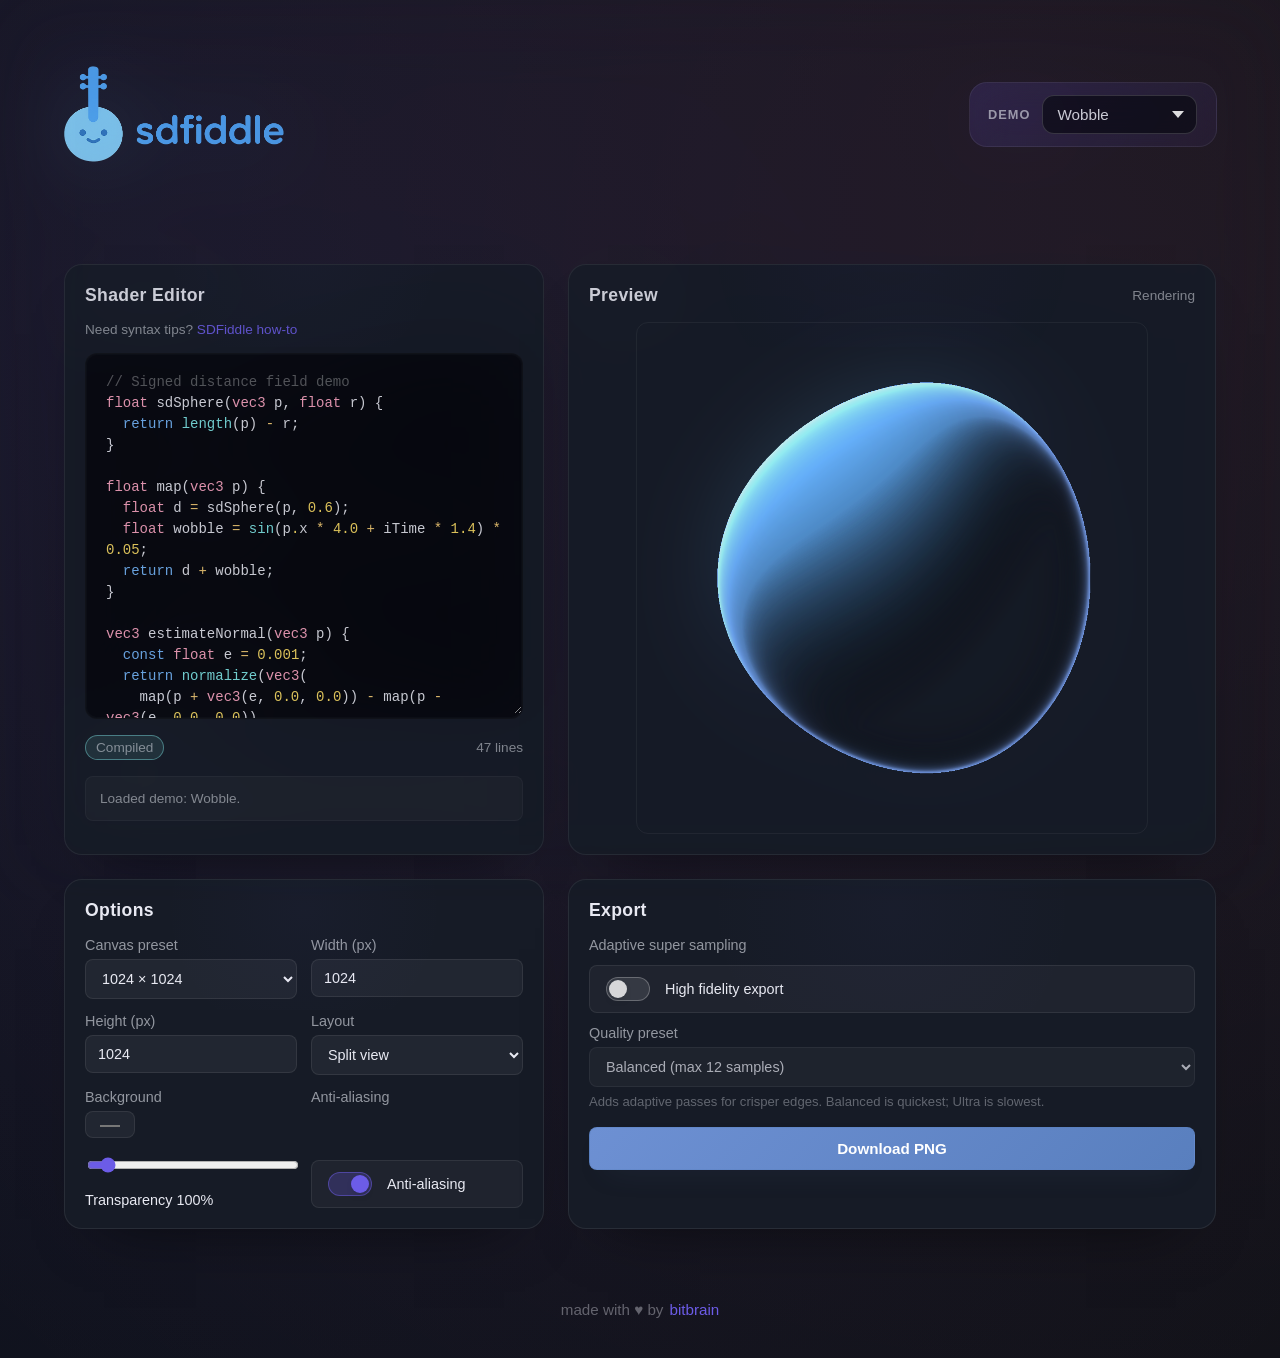
<file: index.html>
<!doctype html>
<html lang="en">
  <head>
    <meta charset="utf-8" />
    <meta name="viewport" content="width=device-width, initial-scale=1" />
    <meta name="fediverse:creator" content="@bitbraindev@mastodon.gamedev.place" />
    <title>SDFiddle — Minimal SDF Generator</title>
    <link rel="icon" type="image/png" href="icon.png" />
    <link rel="apple-touch-icon" href="icon.png" />
    <link rel="stylesheet" href="css/styles.css" />
  </head>
  <body>
    <div id="app-root" class="app-root theme-dark">
      <noscript>Please enable JavaScript to use the SDF generator.</noscript>
    </div>
    <script type="module" src="js/app.js"></script>
  </body>
</html>
</file>
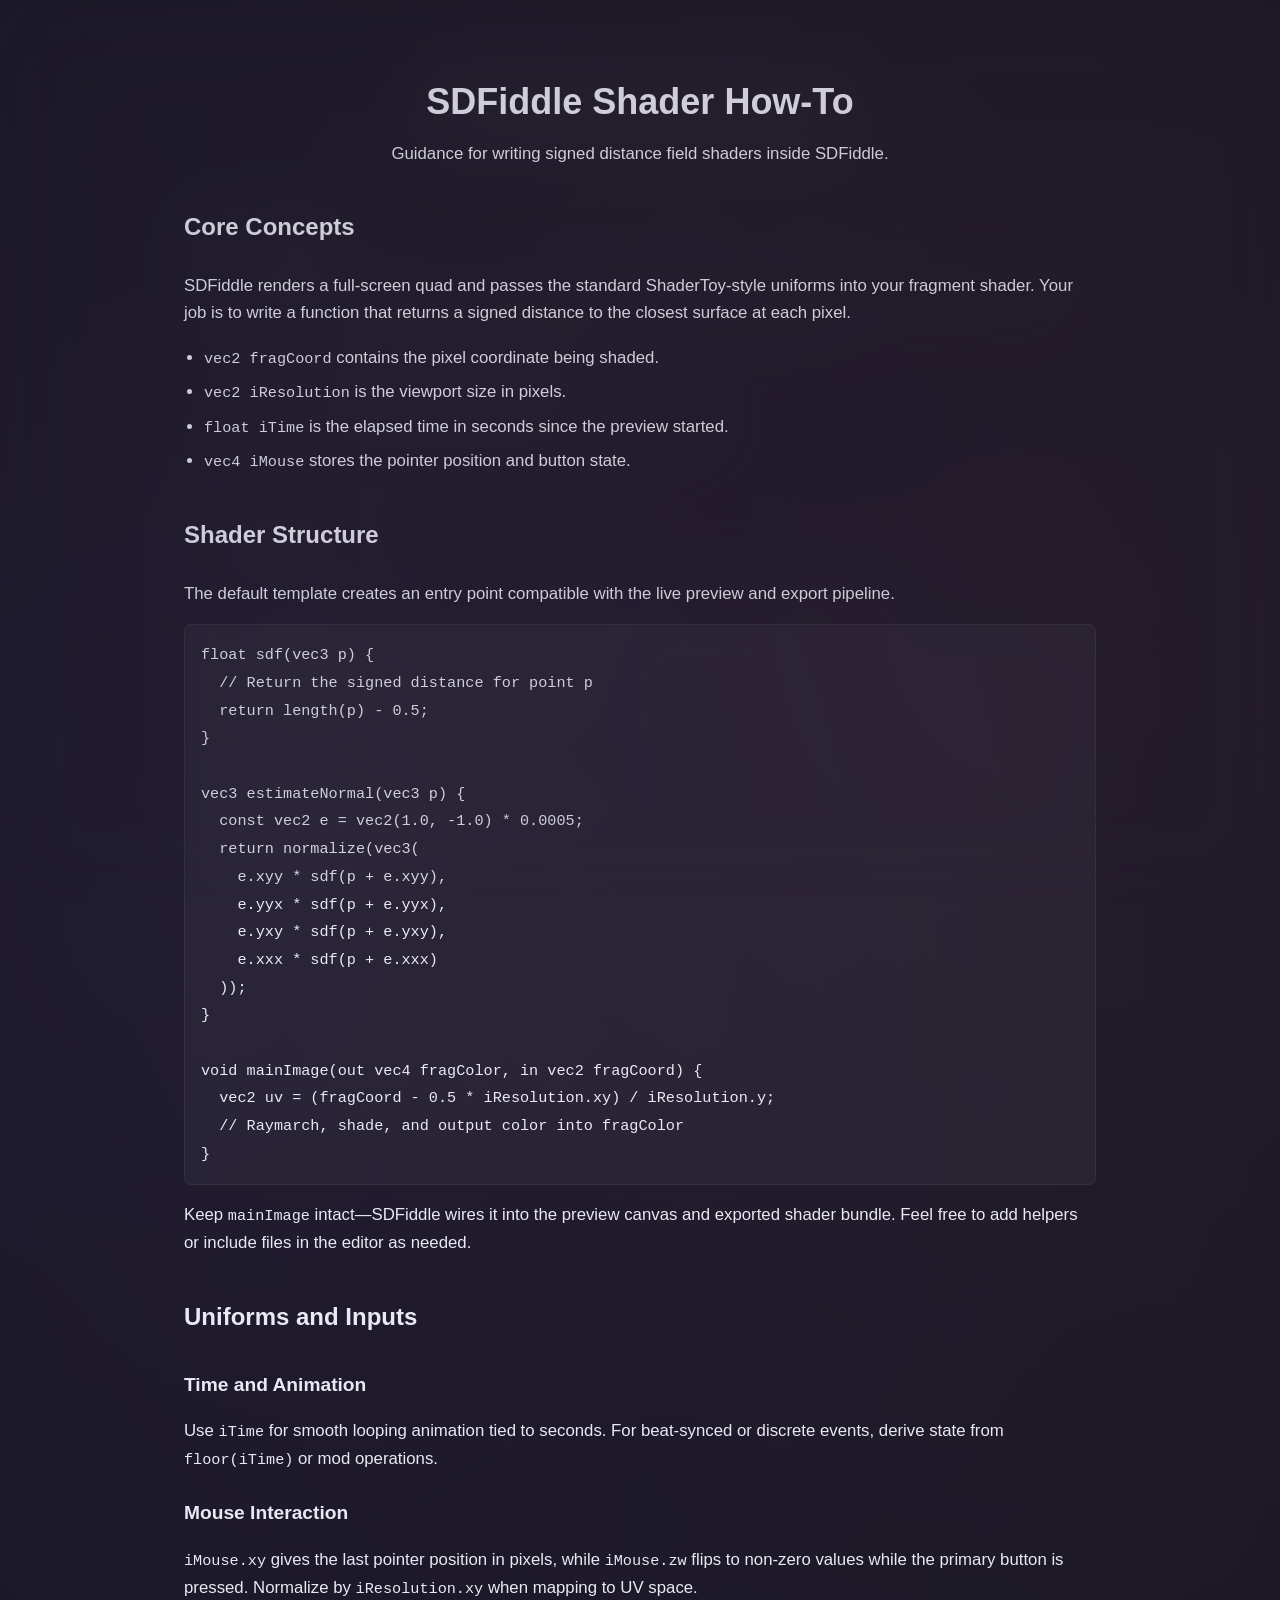
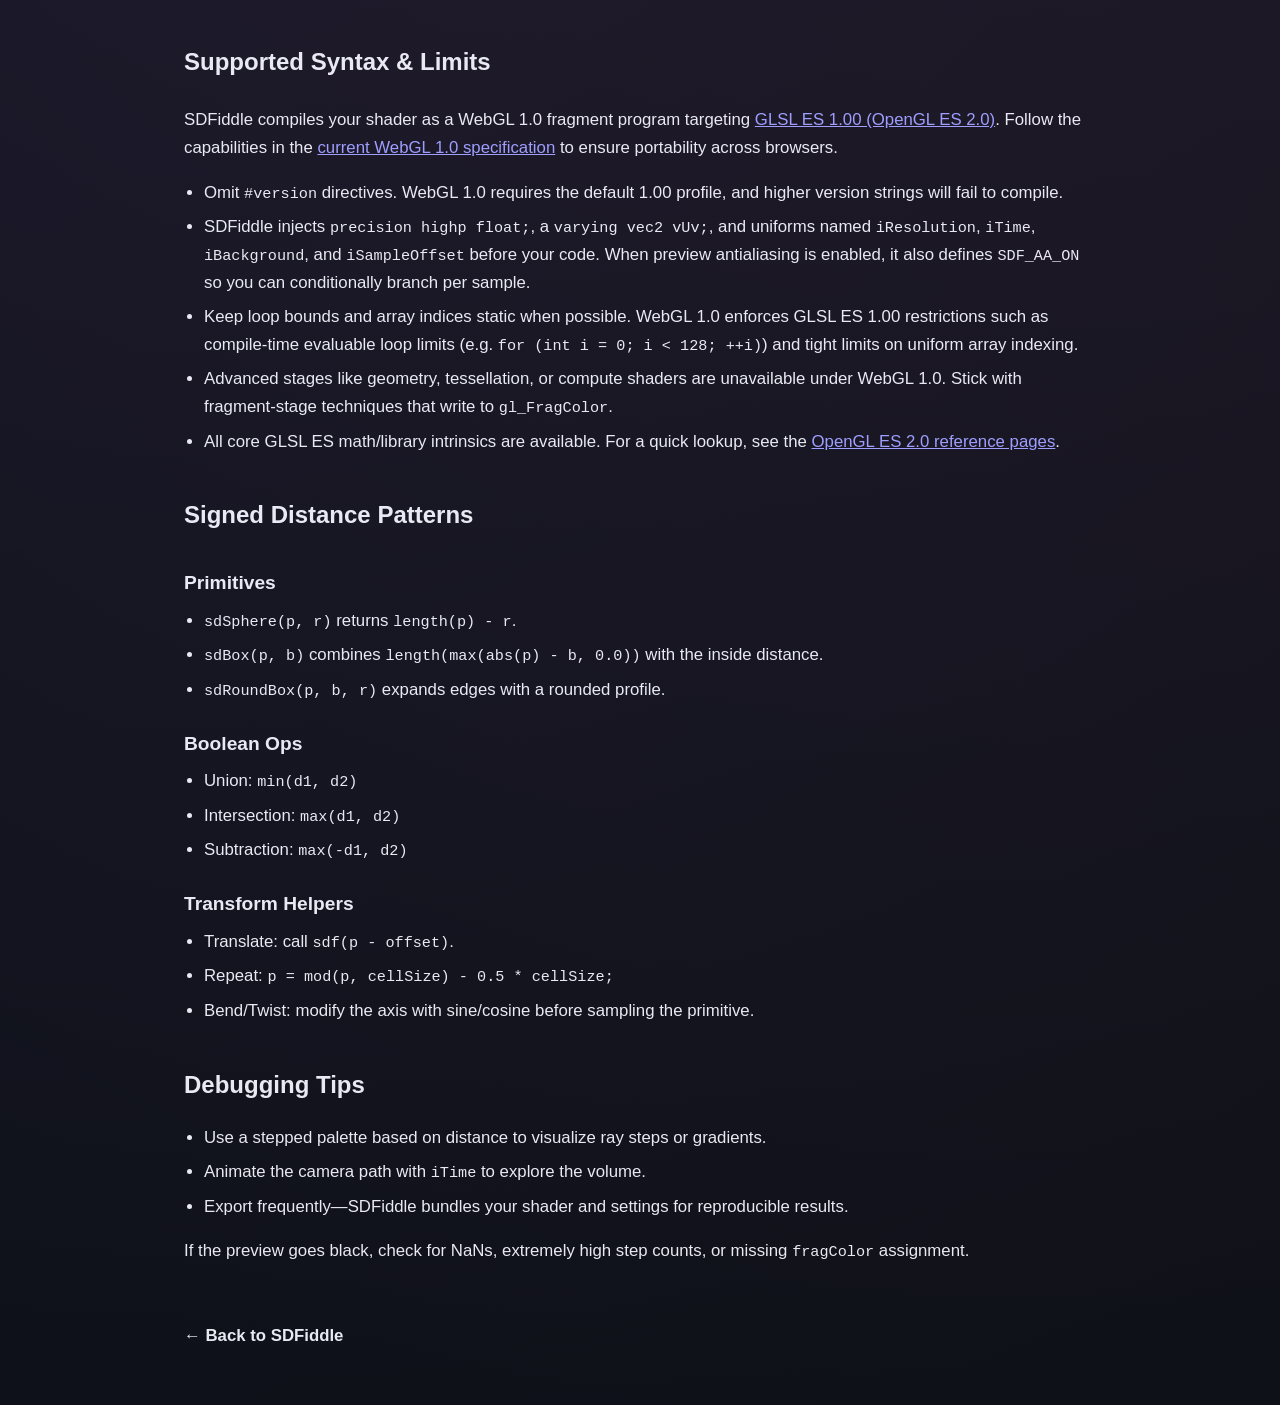
<file: howto.html>
<!doctype html>
<html lang="en">
  <head>
    <meta charset="utf-8" />
    <meta name="viewport" content="width=device-width, initial-scale=1" />
    <meta name="fediverse:creator" content="@bitbraindev@mastodon.gamedev.place" />
    <title>SDFiddle — Shader How-To</title>
    <link rel="stylesheet" href="css/styles.css" />
    <style>
      main {
        max-width: 960px;
        margin: 0 auto;
        padding: 3rem 1.5rem 4rem;
        line-height: 1.65;
        font-size: 1.05rem;
      }

      header {
        margin-bottom: 2.5rem;
        text-align: center;
      }

      header h1 {
        margin-bottom: 0.5rem;
        font-size: 2.25rem;
      }

      header p {
        margin: 0;
        color: var(--text-muted);
      }

      section + section {
        margin-top: 2.5rem;
      }

      h2 {
        font-size: 1.5rem;
        margin-bottom: 0.75rem;
        border-bottom: 1px solid var(--border-muted);
        padding-bottom: 0.5rem;
      }

      h3 {
        font-size: 1.2rem;
        margin-top: 1.5rem;
        margin-bottom: 0.4rem;
      }

      pre {
        background: rgba(255, 255, 255, 0.04);
        padding: 1rem;
        border-radius: 8px;
        border: 1px solid rgba(255, 255, 255, 0.06);
        overflow-x: auto;
      }

      code {
        font-family: "Fira Code", "Source Code Pro", Menlo, Consolas, monospace;
        font-size: 0.95rem;
      }

      a.back-link {
        display: inline-flex;
        align-items: center;
        gap: 0.4rem;
        font-weight: 600;
        text-decoration: none;
        color: var(--accent-400);
        margin-top: 2.5rem;
      }

      ul {
        margin: 0.5rem 0 1rem;
        padding-left: 1.25rem;
      }

      li + li {
        margin-top: 0.4rem;
      }
    </style>
  </head>
  <body class="theme-dark">
    <main>
      <header>
        <h1>SDFiddle Shader How-To</h1>
        <p>Guidance for writing signed distance field shaders inside SDFiddle.</p>
      </header>

      <section>
        <h2>Core Concepts</h2>
        <p>
          SDFiddle renders a full-screen quad and passes the standard ShaderToy-style uniforms into your fragment
          shader. Your job is to write a function that returns a signed distance to the closest surface at each pixel.
        </p>
        <ul>
          <li><code>vec2 fragCoord</code> contains the pixel coordinate being shaded.</li>
          <li><code>vec2 iResolution</code> is the viewport size in pixels.</li>
          <li><code>float iTime</code> is the elapsed time in seconds since the preview started.</li>
          <li><code>vec4 iMouse</code> stores the pointer position and button state.</li>
        </ul>
      </section>

      <section>
        <h2>Shader Structure</h2>
        <p>The default template creates an entry point compatible with the live preview and export pipeline.</p>
        <pre><code>float sdf(vec3 p) {
  // Return the signed distance for point p
  return length(p) - 0.5;
}

vec3 estimateNormal(vec3 p) {
  const vec2 e = vec2(1.0, -1.0) * 0.0005;
  return normalize(vec3(
    e.xyy * sdf(p + e.xyy),
    e.yyx * sdf(p + e.yyx),
    e.yxy * sdf(p + e.yxy),
    e.xxx * sdf(p + e.xxx)
  ));
}

void mainImage(out vec4 fragColor, in vec2 fragCoord) {
  vec2 uv = (fragCoord - 0.5 * iResolution.xy) / iResolution.y;
  // Raymarch, shade, and output color into fragColor
}</code></pre>
        <p>
          Keep <code>mainImage</code> intact—SDFiddle wires it into the preview canvas and exported shader bundle. Feel
          free to add helpers or include files in the editor as needed.
        </p>
      </section>

      <section>
        <h2>Uniforms and Inputs</h2>
        <h3>Time and Animation</h3>
        <p>
          Use <code>iTime</code> for smooth looping animation tied to seconds. For beat-synced or discrete events, derive
          state from <code>floor(iTime)</code> or mod operations.
        </p>

        <h3>Mouse Interaction</h3>
        <p>
          <code>iMouse.xy</code> gives the last pointer position in pixels, while <code>iMouse.zw</code> flips to non-zero
          values while the primary button is pressed. Normalize by <code>iResolution.xy</code> when mapping to UV space.
        </p>
      </section>

      <section>
        <h2>Supported Syntax &amp; Limits</h2>
        <p>
          SDFiddle compiles your shader as a WebGL 1.0 fragment program targeting
          <a href="https://www.khronos.org/registry/OpenGL/specs/es/2.0/GLSL_ES_Specification_1.00.pdf">GLSL ES 1.00 (OpenGL ES 2.0)</a>.
          Follow the capabilities in the
          <a href="https://www.khronos.org/registry/webgl/specs/latest/1.0/">current WebGL 1.0 specification</a> to ensure portability across browsers.
        </p>
        <ul>
          <li>
            Omit <code>#version</code> directives. WebGL 1.0 requires the default 1.00 profile, and higher version strings will fail to compile.
          </li>
          <li>
            SDFiddle injects <code>precision highp float;</code>, a <code>varying vec2 vUv;</code>, and uniforms named <code>iResolution</code>,
            <code>iTime</code>, <code>iBackground</code>, and <code>iSampleOffset</code> before your code. When preview antialiasing is enabled, it also defines
            <code>SDF_AA_ON</code> so you can conditionally branch per sample.
          </li>
          <li>
            Keep loop bounds and array indices static when possible. WebGL 1.0 enforces GLSL ES 1.00 restrictions such as compile-time
            evaluable loop limits (e.g. <code>for (int i = 0; i &lt; 128; ++i)</code>) and tight limits on uniform array indexing.
          </li>
          <li>
            Advanced stages like geometry, tessellation, or compute shaders are unavailable under WebGL 1.0. Stick with fragment-stage techniques
            that write to <code>gl_FragColor</code>.
          </li>
          <li>
            All core GLSL ES math/library intrinsics are available. For a quick lookup, see the
            <a href="https://registry.khronos.org/OpenGL-Refpages/es2.0/">OpenGL ES 2.0 reference pages</a>.
          </li>
        </ul>
      </section>

      <section>
        <h2>Signed Distance Patterns</h2>
        <h3>Primitives</h3>
        <ul>
          <li><code>sdSphere(p, r)</code> returns <code>length(p) - r</code>.</li>
          <li><code>sdBox(p, b)</code> combines <code>length(max(abs(p) - b, 0.0))</code> with the inside distance.</li>
          <li><code>sdRoundBox(p, b, r)</code> expands edges with a rounded profile.</li>
        </ul>

        <h3>Boolean Ops</h3>
        <ul>
          <li>Union: <code>min(d1, d2)</code></li>
          <li>Intersection: <code>max(d1, d2)</code></li>
          <li>Subtraction: <code>max(-d1, d2)</code></li>
        </ul>

        <h3>Transform Helpers</h3>
        <ul>
          <li>Translate: call <code>sdf(p - offset)</code>.</li>
          <li>Repeat: <code>p = mod(p, cellSize) - 0.5 * cellSize;</code></li>
          <li>Bend/Twist: modify the axis with sine/cosine before sampling the primitive.</li>
        </ul>
      </section>

      <section>
        <h2>Debugging Tips</h2>
        <ul>
          <li>Use a stepped palette based on distance to visualize ray steps or gradients.</li>
          <li>Animate the camera path with <code>iTime</code> to explore the volume.</li>
          <li>Export frequently—SDFiddle bundles your shader and settings for reproducible results.</li>
        </ul>
        <p>
          If the preview goes black, check for NaNs, extremely high step counts, or missing <code>fragColor</code>
          assignment.
        </p>
      </section>

      <a class="back-link" href="index.html">&#8592; Back to SDFiddle</a>
    </main>
  </body>
</html>
</file>
<file: css/styles.css>
:root {
  color-scheme: dark;
  font-family: "Inter", "Segoe UI", sans-serif;
  font-size: 16px;
  --color-bg: #0d1017;
  --color-panel: #161b26;
  --color-panel-strong: rgba(255, 255, 255, 0.05);
  --color-border: rgba(255, 255, 255, 0.08);
  --color-accent: #6c5ce7;
  --color-accent-soft: rgba(108, 92, 231, 0.24);
  --color-text: rgba(245, 247, 255, 0.94);
  --color-muted: rgba(245, 247, 255, 0.56);
  --transition-snappy: cubic-bezier(0.16, 1, 0.3, 1);
  --shadow-soft: 0 30px 60px -40px rgba(0, 0, 0, 0.65);
  --radius-lg: 18px;
  --radius-md: 12px;
  --radius-sm: 8px;
}

*,
*::before,
*::after {
  box-sizing: border-box;
}

body {
  background: radial-gradient(circle at 15% 30%, rgba(108, 92, 231, 0.1), transparent),
    radial-gradient(circle at 85% 20%, rgba(255, 118, 117, 0.08), transparent),
    var(--color-bg);
  margin: 0;
  min-height: 100vh;
  color: var(--color-text);
}

body::after {
  content: "";
  position: fixed;
  inset: 0;
  backdrop-filter: blur(40px) saturate(120%);
  pointer-events: none;
  opacity: 0.15;
}

.site-header {
  margin: 4px 0 0;
  padding: 0 clamp(24px, 5vw, 72px);
  display: flex;
  justify-content: space-between;
  align-items: center;
  gap: clamp(16px, 3vw, 32px);
  flex-wrap: wrap;
}

.site-logo {
  width: min(220px, 28vw);
  height: min(220px, 28vw);
  object-fit: contain;
}

.demo-picker {
  display: inline-flex;
  align-items: center;
  gap: 12px;
  padding: 12px 18px;
  border-radius: var(--radius-lg);
  background: linear-gradient(135deg, rgba(108, 92, 231, 0.18), rgba(108, 92, 231, 0.08));
  border: 1px solid rgba(255, 255, 255, 0.08);
  box-shadow: var(--shadow-soft);
  backdrop-filter: blur(20px) saturate(130%);
  margin-left: auto;
}

.demo-label {
  font-size: 0.8rem;
  text-transform: uppercase;
  letter-spacing: 0.08em;
  color: rgba(245, 247, 255, 0.65);
  font-weight: 600;
}

.demo-select {
  appearance: none;
  padding: 10px 36px 10px 14px;
  border-radius: var(--radius-md);
  border: 1px solid rgba(255, 255, 255, 0.18);
  background: rgba(6, 8, 15, 0.7) url("data:image/svg+xml,%3Csvg viewBox='0 0 12 7' xmlns='http://www.w3.org/2000/svg'%3E%3Cpath d='M6 7L0 0h12z' fill='%23ffffff'/%3E%3C/svg%3E") no-repeat right 12px center;
  background-size: 12px 7px;
  color: var(--color-text);
  font-size: 0.95rem;
  font-weight: 500;
  cursor: pointer;
  transition:
    border-color 160ms var(--transition-snappy),
    box-shadow 160ms var(--transition-snappy),
    background-color 160ms var(--transition-snappy);
}

.demo-select:focus-visible {
  outline: none;
  border-color: var(--color-accent);
  box-shadow: 0 0 0 3px var(--color-accent-soft);
}

.demo-select option {
  background: #06080f;
  color: var(--color-text);
}

.site-title {
  display: flex;
  flex-direction: column;
  gap: 4px;
}

.site-title-name {
  font-size: 1.2rem;
  font-weight: 600;
  letter-spacing: 0.03em;
}

.site-title-tagline {
  font-size: 0.85rem;
  color: var(--color-muted);
}

.site-footer {
  margin: 32px clamp(24px, 5vw, 72px) 40px;
  padding: 0;
  display: flex;
  justify-content: center;
  align-items: center;
  gap: 8px;
  font-size: 0.95rem;
  color: rgba(245, 247, 255, 0.35);
}

.site-footer-link {
  color: var(--color-accent);
  text-decoration: none;
  font-weight: 500;
  transition: color 200ms var(--transition-snappy);
}

.site-footer-link:hover,
.site-footer-link:focus-visible {
  color: #a29bfe;
}

.site-footer-credits {
  display: inline-flex;
  align-items: center;
  gap: 6px;
}

.app-root {
  display: grid;
  grid-template-columns: minmax(320px, 480px) minmax(360px, 1fr);
  gap: 24px;
  padding: 40px clamp(24px, 5vw, 72px);
  transition: grid-template-columns 280ms var(--transition-snappy);
}

.app-root.layout-stack {
  grid-template-columns: 1fr;
}

.panel {
  background: var(--color-panel);
  border: 1px solid var(--color-border);
  border-radius: var(--radius-lg);
  box-shadow: var(--shadow-soft);
  padding: 20px;
  display: flex;
  flex-direction: column;
  gap: 16px;
  position: relative;
  overflow: hidden;
}

.panel::after {
  content: "";
  position: absolute;
  inset: 0;
  background: linear-gradient(135deg, rgba(108, 92, 231, 0.08), transparent 60%);
  opacity: 0;
  transition: opacity 320ms var(--transition-snappy);
  pointer-events: none;
}

.panel:hover::after {
  opacity: 1;
}

.panel h2 {
  margin: 0;
  font-size: 1.1rem;
  font-weight: 600;
  letter-spacing: 0.02em;
}

.editor-shell {
  position: relative;
  border-radius: var(--radius-md);
  overflow: hidden;
  border: 1px solid rgba(255, 255, 255, 0.04);
  background: #06080f;
  box-shadow: inset 0 0 0 1px rgba(255, 255, 255, 0.02);
}

.editor-shell textarea {
  width: 100%;
  height: 360px;
  border: none;
  background: transparent;
  color: transparent;
  caret-color: var(--color-accent);
  resize: vertical;
  line-height: 1.5;
  font-family: "JetBrains Mono", "Fira Code", "SFMono-Regular", monospace;
  font-size: 14px;
  padding: 18px 20px;
  tab-size: 2;
  overflow: auto;
  white-space: pre-wrap;
  word-break: break-word;
}

.code-highlights {
  position: absolute;
  inset: 0;
  pointer-events: none;
  color: var(--color-text);
  margin: 0;
  padding: 18px 20px;
  font-family: "JetBrains Mono", "Fira Code", "SFMono-Regular", monospace;
  font-size: 14px;
  line-height: 1.5;
  white-space: pre-wrap;
  word-break: break-word;
  overflow: hidden;
}

.code-highlights code {
  display: block;
  width: 100%;
}

.code-token.keyword {
  color: #77baff;
}

.code-token.type {
  color: #ffa7c4;
}

.code-token.number {
  color: #ffe066;
}

.code-token.function {
  color: #81ecec;
}

.code-token.string {
  color: #ffb86c;
}

.code-token.comment {
  color: rgba(255, 255, 255, 0.35);
}

.code-token.operator {
  color: #ffd479;
}

.editor-footer {
  display: flex;
  justify-content: space-between;
  align-items: center;
  font-size: 0.85rem;
  color: var(--color-muted);
}

.editor-footer span {
  display: inline-flex;
  align-items: center;
  gap: 6px;
}

.status-chip {
  padding: 4px 10px;
  border-radius: 999px;
  border: 1px solid rgba(255, 255, 255, 0.08);
  background: rgba(0, 0, 0, 0.35);
  transition: background 200ms var(--transition-snappy), border-color 200ms var(--transition-snappy);
}

.status-chip.ok {
  border-color: rgba(129, 236, 236, 0.5);
  background: rgba(129, 236, 236, 0.12);
}

.status-chip.error {
  border-color: rgba(255, 118, 117, 0.5);
  background: rgba(255, 118, 117, 0.12);
}

.status-log {
  min-height: 40px;
  border-radius: var(--radius-sm);
  background: rgba(255, 255, 255, 0.03);
  border: 1px solid rgba(255, 255, 255, 0.04);
  padding: 12px 14px;
  font-size: 0.85rem;
  line-height: 1.4;
  color: var(--color-muted);
  white-space: pre-wrap;
  transition: border-color 220ms var(--transition-snappy);
}

.status-log.error {
  border-color: rgba(255, 118, 117, 0.45);
  color: rgba(255, 149, 149, 0.9);
}

.editor-guide {
  margin: 0;
  font-size: 0.85rem;
  color: var(--color-muted);
}

.editor-guide a {
  color: var(--color-accent);
  text-decoration: none;
  font-weight: 500;
  transition: color 200ms var(--transition-snappy);
}

.editor-guide a:hover {
  color: #a29bfe;
}

.preview-panel canvas {
  width: 100%;
  max-width: 512px;
  align-self: center;
  margin: 0 auto;
  border-radius: var(--radius-md);
  background: repeating-conic-gradient(
      rgba(255, 255, 255, 0.04) 0deg 30deg,
      rgba(6, 8, 15, 0.7) 30deg 60deg
    )
    var(--color-panel);
  border: 1px solid rgba(255, 255, 255, 0.06);
  aspect-ratio: 1;
  transition: border-color 200ms var(--transition-snappy), transform 320ms var(--transition-snappy);
}

.preview-panel canvas:focus-visible {
  outline: none;
  border-color: var(--color-accent);
  transform: translateY(-2px);
}

.options-grid {
  display: grid;
  grid-template-columns: repeat(auto-fit, minmax(180px, 1fr));
  gap: 14px;
}

.form-control {
  display: flex;
  flex-direction: column;
  gap: 6px;
  font-size: 0.9rem;
}

.form-control label {
  color: var(--color-muted);
}

.toggle-control {
  justify-content: space-between;
}

.form-control input,
.form-control select {
  background: rgba(255, 255, 255, 0.05);
  border: 1px solid rgba(255, 255, 255, 0.08);
  border-radius: var(--radius-sm);
  padding: 10px 12px;
  color: var(--color-text);
  font: inherit;
  transition: border-color 200ms var(--transition-snappy), transform 200ms var(--transition-snappy);
}

.form-control input:focus-visible,
.form-control select:focus-visible {
  outline: none;
  border-color: var(--color-accent);
  transform: translateY(-1px);
}

.toggle {
  margin-top: 6px;
  display: inline-flex;
  align-items: center;
  gap: 12px;
  padding: 8px 12px;
  border-radius: var(--radius-sm);
  background: rgba(255, 255, 255, 0.04);
  border: 1px solid rgba(255, 255, 255, 0.08);
  cursor: pointer;
  transition: border-color 200ms var(--transition-snappy), background 200ms var(--transition-snappy);
}

.toggle:hover {
  border-color: rgba(255, 255, 255, 0.18);
}

.toggle span {
  font-size: 0.9rem;
  color: var(--color-text);
}

.toggle input {
  appearance: none;
  width: 44px;
  height: 24px;
  border-radius: 999px;
  background: rgba(255, 255, 255, 0.1);
  border: 1px solid rgba(255, 255, 255, 0.25);
  position: relative;
  transition: background 200ms var(--transition-snappy), border-color 200ms var(--transition-snappy);
}

.toggle input::after {
  content: "";
  position: absolute;
  top: 2px;
  left: 2px;
  width: 18px;
  height: 18px;
  border-radius: 50%;
  background: rgba(255, 255, 255, 0.8);
  box-shadow: 0 4px 10px -6px rgba(0, 0, 0, 0.6);
  transition: transform 200ms var(--transition-snappy), background 200ms var(--transition-snappy);
}

.toggle input:checked {
  background: var(--color-accent-soft);
  border-color: rgba(108, 92, 231, 0.5);
}

.toggle input:checked::after {
  transform: translateX(20px);
  background: var(--color-accent);
}

.toggle input:focus-visible {
  outline: none;
  border-color: var(--color-accent);
  box-shadow: 0 0 0 2px rgba(108, 92, 231, 0.25);
}

.alpha-slider {
  width: 100%;
  accent-color: var(--color-accent);
}

.button-primary,
.button-ghost {
  padding: 12px 16px;
  border-radius: var(--radius-sm);
  border: 1px solid transparent;
  font-weight: 600;
  font-size: 0.95rem;
  display: inline-flex;
  align-items: center;
  justify-content: center;
  gap: 10px;
  cursor: pointer;
  transition: transform 200ms var(--transition-snappy), box-shadow 200ms var(--transition-snappy), border-color 200ms var(--transition-snappy);
}

.button-primary {
  background: linear-gradient(135deg, #6d90d3, #597fbe);
  color: #fff;
  border-color: rgba(89, 127, 190, 0.4);
  box-shadow: 0 12px 30px -20px rgba(89, 127, 190, 0.65);
}

.button-primary:hover {
  transform: translateY(-2px);
  box-shadow: 0 18px 38px -18px rgba(89, 127, 190, 0.85);
}

.button-primary:active {
  transform: translateY(0);
}

.button-ghost {
  background: rgba(255, 255, 255, 0.05);
  color: var(--color-text);
  border-color: rgba(255, 255, 255, 0.08);
}

.button-ghost:hover {
  border-color: rgba(255, 255, 255, 0.18);
  transform: translateY(-2px);
}

.preview-toolbar {
  display: flex;
  justify-content: space-between;
  align-items: center;
  gap: 12px;
}

.preview-toolbar span {
  font-size: 0.85rem;
  color: var(--color-muted);
}

.export-status {
  font-size: 0.85rem;
  color: var(--color-muted);
  min-height: 20px;
}

.export-panel .export-options {
  display: flex;
  flex-direction: column;
  gap: 12px;
}

.export-panel .help-text {
  font-size: 0.82rem;
  color: var(--color-muted);
  line-height: 1.4;
}

.export-panel .help-text[data-disabled="true"] {
  opacity: 0.6;
}

.fade-in {
  animation: fadeIn 420ms var(--transition-snappy);
}

.glow {
  position: absolute;
  inset: -20% 0 auto;
  height: 200px;
  background: radial-gradient(circle, rgba(108, 92, 231, 0.4), transparent 55%);
  opacity: 0.08;
  pointer-events: none;
}

@keyframes fadeIn {
  from {
    opacity: 0;
    transform: translateY(6px);
  }
  to {
    opacity: 1;
    transform: translateY(0);
  }
}

@media (max-width: 960px) {
  .site-header {
    margin: 18px clamp(14px, 6vw, 24px) -8px;
  }

  .site-logo {
    width: min(160px, 45vw);
    height: min(160px, 45vw);
  }

  .app-root {
    grid-template-columns: 1fr;
    padding: 24px clamp(16px, 6vw, 32px);
  }

  .editor-shell textarea {
    height: 300px;
  }
}
</file>
